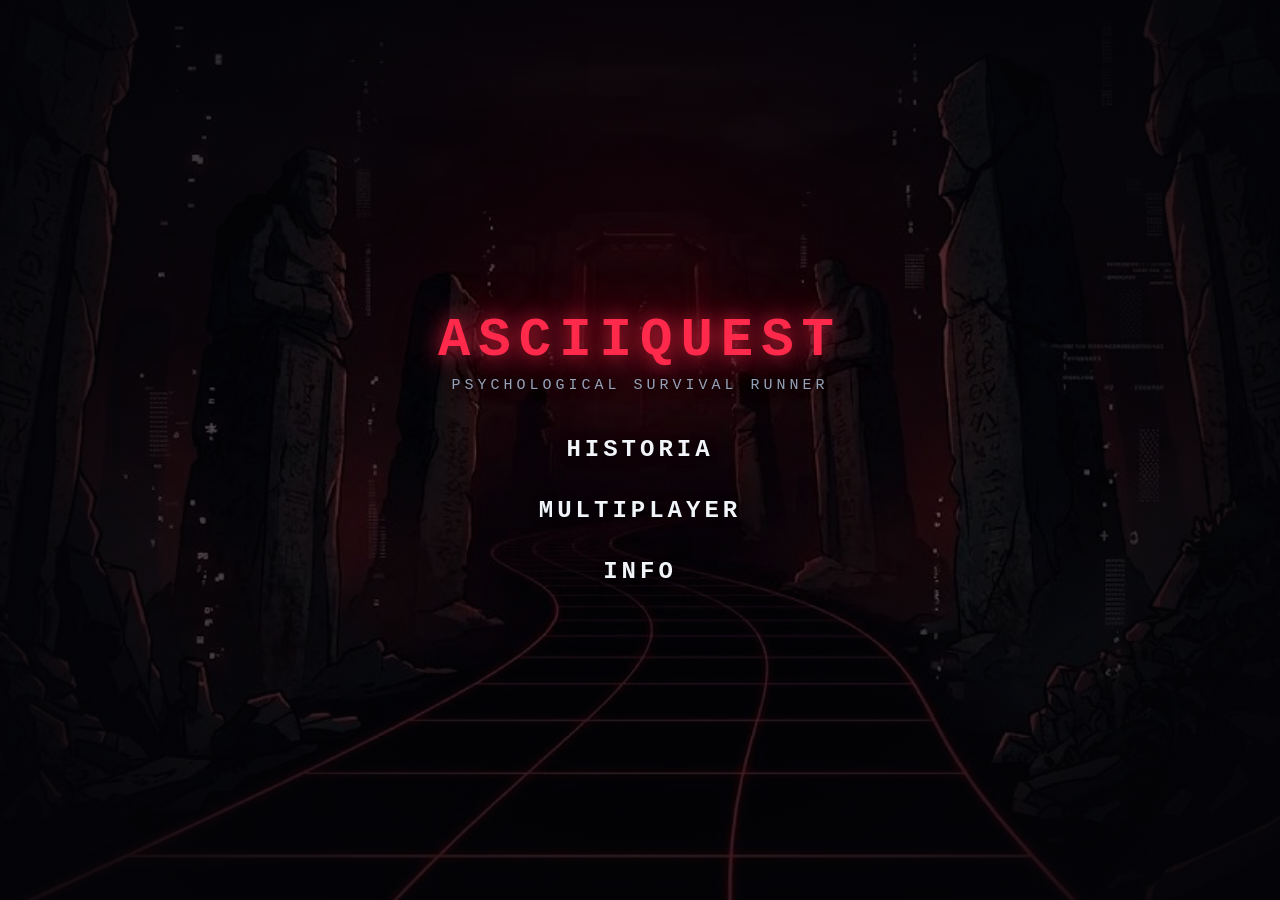
<file: index.html>
<!DOCTYPE html>
<html lang="es">
<head>
    <meta charset="UTF-8" />
    <meta name="viewport" content="width=device-width, initial-scale=1.0" />
    <title>PSYCHOLOGICAL SURVIVAL RUNNER — 5 Niveles de Intensidad</title>
    <link rel="stylesheet" href="css/style.css" />
</head>
<body>
    <!-- Lienzo principal de renderizado -->
    <canvas id="game-canvas"></canvas>

    <!-- HUD superior con Monitor Médico CONTEC en la esquina superior izquierda -->
    <header id="hud">
        <!-- Contenedor del Monitor Médico CONTEC con controles integrados -->
        <div id="hud-monitor-shell" class="monitor-shell-container">
            <!-- Capa Fondo (Z-Index: 1): Carcasa del monitor médico estirada/alargada -->
            <img class="monitor-shell-bg" src="img/image_8.png" alt="Monitor Médico" />

            <!-- Capa Contenido (Z-Index: 2): Pantalla de cristal oscuro (~70% izq, evitando botonera derecha) -->
            <div class="monitor-glass-screen">
                <!-- 1. Fila Superior (Controles Integrados + Telemetría de Carrera) -->
                <div class="monitor-top-row">
                    <div class="monitor-top-left-controls">
                        <!-- Botón minimalista de Pausa integrado en el CRT (⏸ para pausar o ▶ para reanudar) -->
                        <button id="btn-hud-pause" type="button" class="hud-pause-minimal monitor-crt-btn" title="Pausar / Reanudar [P]">⏸</button>
                        <!-- Apartado de Nombre / ID del Paciente en el monitor CRT -->
                        <div class="player-name-mini-box monitor-crt-name-box">
                            <label for="player-name-input" class="monitor-lbl" style="font-size:10px; cursor:pointer;" title="Nombre del Jugador / Paciente">ID:</label>
                            <input id="player-name-input" type="text" maxlength="24" placeholder="Jugador" autocomplete="off" spellcheck="false" />
                        </div>
                    </div>

                    <div class="monitor-top-stats">
                        <div class="monitor-stat-item">
                            <span class="monitor-lbl">KM:</span>
                            <span id="hud-distance" class="monitor-val">0.00 km</span>
                        </div>
                        <div class="monitor-stat-item">
                            <span class="monitor-lbl">RÉCORD:</span>
                            <span id="hud-best" class="monitor-val">0.00 km</span>
                        </div>
                    </div>
                </div>

                <!-- 2. Sección Central (Ritmo Cardíaco / BPM + Carril + Onda ECG animada a la derecha) -->
                <div class="monitor-middle-row">
                    <div id="hud-bpm-box" class="bpm-readout-box bpm-steady">
                        <div class="bpm-primary-line">
                            <img id="hud-heart-icon" class="bpm-heart-img" src="img/corazon.png" onerror="if(this.src.indexOf('img/')!==-1){this.src='corazon.png';}" alt="♥" />
                            <span class="monitor-bpm-lbl">BPM:</span>
                            <span id="hud-bpm-value" class="bpm-number">110</span>
                        </div>
                        <div class="monitor-stat-lane-sub">
                            <span class="monitor-lbl-dim">CARRIL:</span>
                            <span id="hud-lane" class="monitor-val-lane">2 (CENTRO)</span>
                        </div>
                    </div>
                    <div class="ecg-oscilloscope-wrap">
                        <canvas id="hud-ecg-canvas" width="250" height="36"></canvas>
                    </div>
                </div>

                <!-- 3. Sección Inferior (Barras de Progreso tipo LED segmentado) -->
                <div class="monitor-bottom-bars">
                    <!-- Barra 1: RECORRIDO (Segmentada bloque por bloque tipo LED antiguo) -->
                    <div class="monitor-bar-group">
                        <div class="monitor-bar-header">
                            <span id="hud-km-progress-label" class="monitor-bar-title-cyan">RECORRIDO: 0.00 KM (0%)</span>
                            <span id="hud-level-name" class="dev-only-tool hidden monitor-dev-lvl">[DEV] NV.1</span>
                        </div>
                        <div class="monitor-led-bar-bg led-bar-cyan">
                            <div id="hud-level-progress-fill" class="monitor-led-fill-cyan" style="width:0%;"></div>
                        </div>
                    </div>

                    <!-- Barra 2: MARGEN ANTE LA PERSECUCIÓN (En la base de la pantalla, rojo/naranja alerta) -->
                    <div class="monitor-bar-group">
                        <div class="monitor-bar-header">
                            <span class="monitor-bar-title-danger">MARGEN ANTE LA PERSECUCIÓN:</span>
                        </div>
                        <div class="monitor-led-bar-bg led-bar-danger">
                            <div id="hud-pursuit-fill" class="monitor-led-fill-danger" style="width:100%;"></div>
                        </div>
                    </div>
                </div>

                <!-- Filtro sutil de líneas de escaneo CRT y suciedad sobre el cristal -->
                <div class="monitor-crt-overlay"></div>
            </div>

            <!-- Botón físico interactivo sobre la botonera derecha CONTEC -->
            <button id="btn-contec-phys-pause" type="button" class="contec-phys-pause-hotspot" title="Pausar / Reanudar [P]"></button>

            <!-- Barra discreta acoplada bajo el monitor para herramientas DevUser (Oculta para jugadores normales) -->
            <div id="hud-dev-bar" class="hud-dev-dock dev-only-tool hidden">
                <div style="display:flex; gap:6px; align-items:center; flex-wrap:wrap;">
                    <button id="btn-toggle-music-drawer" type="button" class="mode-switch-link dev-only-tool hidden" title="Opciones discretas de audio (/music/ — Solo DevUser)">🎵 Audio</button>
                    <button id="btn-open-dev-admin" type="button" class="mode-switch-link dev-only-tool hidden">🛠️ Dev SQL / Reportes</button>
                    <a id="link-sandbox-dev" href="sandbox.html" class="mode-switch-link dev-only-tool hidden">⚙️ Sandbox</a>
                </div>
                <div id="hud-dev-song-time" class="pill dev-only-tool hidden" style="color:#2ec4b6; border-color:#2ec4b6;">🎵 CANCIÓN: 00:00.0 / --:--.- (0.0s)</div>
                <div id="hud-control-a" class="pill idle dev-only-tool hidden">A: DETENIDO (MANTÉN A)</div>
                <div id="hud-control-b" class="pill idle dev-only-tool hidden">B: MASHEO CONTEXTUAL</div>

                <!-- Apartado discreto desplegable de Música (Solo accesible en DevUser) -->
                <div id="music-discrete-drawer" class="music-discrete-drawer hidden sandbox-ui-interactive">
                    <div class="music-header">
                        <span style="color:#ff9f1c; font-weight:bold; font-size:11px;">PISTA DEL NIVEL (/music/)</span>
                        <span id="music-status" class="pill idle">⏸️ CORRE CON [A]</span>
                    </div>
                    <div id="music-track-name" class="music-track-title">Carpeta /music/: Deejay SaeRo - Thud Weight.mp3</div>
                    <div class="music-controls-row">
                        <input id="music-file-input" type="file" accept="audio/*" style="display:none;" />
                        <button id="btn-load-music" type="button" class="sandbox-btn">📂 Probar otro MP3</button>
                        <label class="toggle-label">
                            <input id="chk-music-sync-run" type="checkbox" checked />
                            Al correr
                        </label>
                        <input id="music-volume" type="range" min="0" max="1" step="0.05" value="0.78" style="width:70px;" title="Volumen" />
                    </div>
                </div>
            </div>
        </div>
    </header>

    <!-- Resumen inferior discreto del esquema de dos botones -->
    <footer id="bottom-bar">
        <div id="hud-feedback">MANTÉN [A] PARA CORRER — MASHEA [B] PARA ROMPER/EMPUJAR</div>
        <div class="legend">
            <strong>[A / Gatillo Izq]</strong> Mantener: Correr &nbsp;|&nbsp; Soltar + Toque: Cambiar carril &nbsp;&bull;&nbsp;
            <strong>[B / Clic / Gatillo Der]</strong> Mashear rápido: Romper barricadas / Derrumbar torres a otro carril
        </div>
    </footer>

    <!-- Pantalla de Muerte sobre el Monitor CRT de Game Over (img/gameover_monitor.png) -->
    <section id="death-overlay" class="hidden">
        <div class="death-box death-monitor-shell">
            <!-- Capa Fondo (Z-Index: 1): Carcasa del monitor CRT con pedestal y cables -->
            <img src="img/gameover_monitor.png" alt="Monitor Game Over" class="death-monitor-bg" />

            <!-- Capa Contenido (Z-Index: 2): Datos proyectados dentro del cristal oscuro del monitor -->
            <div class="death-crt-screen">
                <h1 id="death-reason">IMPACTO MORTAL</h1>
                <p id="death-detail"></p>

                <!-- Consejo claro para el jugador de cómo evitar que vuelva a pasar (solo en letra amarilla, sin recuadro) -->
                <div id="death-advice" class="death-advice-box">
                    CONSEJO: Mantén la vista adelantada y usa [A] para esquivar o [B] para abrirte paso.
                </div>

                <div id="death-score">DISTANCIA: 0 m</div>

                <!-- Registro temporal para quienes superan los 5000m en orden vertical, solo texto retro clickeable sin bloques -->
                <div id="death-5000m-milestone-box" class="death-milestone-box hidden">
                    <div class="death-milestone-title">
                        ¡SUPERASTE LOS 5.00 KM! REGISTRA TU NOMBRE:
                    </div>
                    <div class="death-milestone-form">
                        <input id="milestone-name-input" type="text" maxlength="24" placeholder="ESCRIBE TU NOMBRE..." autocomplete="off" />
                        <button id="btn-save-milestone-winner" type="button" class="death-menu-btn death-save-name-btn">Guardar Nombre</button>
                    </div>
                    <div id="milestone-saved-msg" class="death-milestone-status"></div>
                </div>

                <!-- Opciones de reinicio y reporte en disposición vertical y texto limpio -->
                <div class="player-report-section">
                    <div class="death-actions-row">
                        <button id="btn-restart-run" type="button" class="death-menu-btn death-restart-btn">Reiniciar</button>
                        <button id="btn-toggle-bug-report" type="button" class="death-menu-btn death-action-btn">Reportar Problema</button>
                        <button id="btn-open-reports-death" type="button" class="death-menu-btn death-action-btn death-reports-btn dev-only-tool hidden" title="Ver reportes de jugadores y personas registradas (Solo DevUser)">Reportes (<span id="death-count-reports">0</span>) | Personas (<span id="death-count-persons">0</span>)</button>
                    </div>

                    <div id="player-bug-report-form" class="bug-report-form hidden">
                        <div class="bug-report-title">Cuéntanos qué pasó o qué sentiste que falló:</div>
                        <textarea id="report-bug-textarea" rows="2" maxlength="320" placeholder="Ej: Golpeé la estructura con B y sentí que no cayó..."></textarea>
                        <div class="bug-report-actions">
                            <span id="report-bug-status" class="report-status-msg"></span>
                            <button id="btn-submit-bug-report" type="button" class="mode-switch-link">Enviar Reporte</button>
                        </div>
                    </div>
                </div>

                <!-- Panel de Diagnóstico de Muerte (EXCLUSIVO PARA DevUser — Oculto para jugadores normales) -->
                <div id="death-dev-inspector" class="dev-inspector-box hidden">
                    <div class="dev-inspector-header">
                        <span>🔍 DIAGNÓSTICO DE MUERTE (SOLO DevUser)</span>
                        <span id="dev-diag-verdict" class="dev-verdict-badge">ANALIZANDO...</span>
                    </div>
                    <div id="dev-diag-explanation" class="dev-diag-explanation"></div>
                    <div class="dev-diag-grid">
                        <div><span class="dev-lbl">TIEMPO CANCIÓN:</span> <span id="dev-diag-song-time" style="color:#2ec4b6; font-weight:bold;">00:00.0 (0.0s)</span></div>
                        <div><span class="dev-lbl">OBSTÁCULO:</span> <span id="dev-diag-obstacle">-</span></div>
                        <div><span class="dev-lbl">JUGADOR:</span> <span id="dev-diag-player">-</span></div>
                        <div><span class="dev-lbl">HISTORIAL [B]:</span> <span id="dev-diag-b-log">-</span></div>
                    </div>
                    <div class="dev-inspector-actions">
                        <button id="btn-copy-death-diag" type="button" class="sandbox-btn">📋 Copiar Reporte Dev</button>
                        <button id="btn-open-dev-from-death" type="button" class="sandbox-btn">🗄️ Ver Reportes / SQL</button>
                    </div>
                </div>
            </div>

            <!-- Capa Filtro CRT (Z-Index: 3): Líneas de escaneo sobre el cristal -->
            <div class="death-crt-overlay"></div>
        </div>
    </section>

    <!-- Pantalla / Menú de Pausa sobre el Monitor CRT de Game Over (img/gameover_monitor.png) -->
    <section id="pause-overlay" class="hidden">
        <div class="death-box death-monitor-shell">
            <!-- Capa Fondo (Z-Index: 1): Carcasa del monitor CRT con pedestal y cables -->
            <img src="img/gameover_monitor.png" alt="Monitor Pausa" class="death-monitor-bg" />

            <!-- Capa Contenido (Z-Index: 2): Datos proyectados dentro del cristal oscuro del monitor -->
            <div class="death-crt-screen pause-monitor-content">
                <h1 class="pause-crt-title">PAUSA</h1>
                <p class="pause-crt-subtitle">CARRERA DETENIDA</p>

                <!-- Menú de opciones de pausa: Reanudar, Reiniciar, Menú, Info en texto vertical clásico sin iconos -->
                <div class="pause-actions-list">
                    <button id="btn-pause-resume" type="button" class="pause-monitor-btn">Reanudar</button>
                    <button id="btn-pause-restart" type="button" class="pause-monitor-btn">Reiniciar</button>
                    <button id="btn-pause-menu" type="button" class="pause-monitor-btn">Menú</button>
                    <button id="btn-pause-info" type="button" class="pause-monitor-btn">Información</button>
                </div>

                <!-- Subpanel de Información ("todavía sin nada conectado") -->
                <div id="pause-info-panel" class="pause-info-box hidden">
                    <div class="pause-info-header">
                        <span>INFORMACIÓN DEL SISTEMA</span>
                        <button id="btn-close-pause-info" type="button" class="pause-back-btn">Volver</button>
                    </div>
                    <div class="pause-info-body">
                        <div class="pause-info-item">
                            <span class="pause-info-tag">PROYECTO:</span>
                            <span>Psychological Survival Runner (Fase 1 / Runner)</span>
                        </div>
                        <div class="pause-info-item">
                            <span class="pause-info-tag">CONTROLES:</span>
                            <span>[A / Gatillo Izq]: Correr / Toque para cambiar de carril<br>[B / Clic / Gatillo Der]: Romper / Manipular obstáculos<br>[P / Esc]: Pausar o reanudar carrera<br>[R]: Reiniciar recorrido</span>
                        </div>
                        <div class="pause-info-item">
                            <span class="pause-info-tag">OBJETIVO:</span>
                            <span>Sobrevivir la persecución a lo largo de 10.2 km, administrando el ritmo cardíaco y abriendo paso con [B].</span>
                        </div>
                        <div class="pause-info-placeholder">
                            (Módulo de información y servicios en desarrollo — actualmente sin servidores remotos conectados).
                        </div>
                    </div>
                </div>


            </div>

            <!-- Capa Filtro CRT (Z-Index: 3): Líneas de escaneo sobre el cristal -->
            <div class="death-crt-overlay"></div>
        </div>
    </section>

    <!-- Pantalla de Victoria (Solo aparece a quienes llegan al final de la carrera para guardar su Nombre en SQL) -->
    <section id="victory-overlay" class="hidden">
        <div class="death-box victory-box">
            <h1 style="color:#2ec4b6; font-size:22px; margin-bottom:10px;">🏆 ¡ SOBREVIVISTE AL RECORRIDO !</h1>
            <p style="color:#cbd5e1; font-size:13px; margin-bottom:14px;">
                Solo los primeros 30 sobrevivientes quedan registrados en la base de datos de ganadores:
            </p>
            <div id="victory-score" style="color:#ff9f1c; font-weight:bold; margin-bottom:14px;">RECORRIDO: 10.00 km</div>
            <div class="victory-form-row">
                <input id="victory-name-input" type="text" maxlength="24" placeholder="Escribe tu nombre de ganador..." />
                <button id="btn-save-winner" type="button" class="mode-switch-link">💾 Guardar Ganador (SQL)</button>
            </div>
            <div id="victory-saved-msg" class="report-status-msg" style="margin-top:8px;"></div>
            <div style="margin-top:16px;">
                <button id="btn-victory-play-again" type="button" class="sandbox-btn" style="padding:7px 16px;">▶ Jugar de Nuevo</button>
            </div>
        </div>
    </section>

    <!-- Modal de Reportes de Jugadores, Personas Registradas y Consola SQL -->
    <section id="dev-admin-modal" class="hidden">
        <div class="dev-modal-box">
            <div class="panel-title">
                <span>📋 PANEL DE REPORTES Y REGISTROS DE JUGADORES</span>
                <button id="btn-close-dev-admin" type="button" class="sandbox-btn" style="flex:0 1 auto; padding:4px 10px;">✕ Cerrar</button>
            </div>

            <div class="dev-tabs-row">
                <button id="tab-btn-reports" type="button" class="sandbox-btn active-dev-tab">🐞 Reportes de Problemas (<span id="count-bug-reports">0</span>)</button>
                <button id="tab-btn-winners" type="button" class="sandbox-btn">👥 Personas Registradas / Ganadores (<span id="count-race-winners">0</span>)</button>
                <button id="tab-btn-sql" type="button" class="sandbox-btn">🗄️ Base de Datos SQL (Exportar)</button>
            </div>

            <!-- Pestaña 1: Reportes de problemas dejados por jugadores al morir -->
            <div id="dev-tab-reports" class="dev-tab-content">
                <div id="dev-reports-list" class="dev-records-list"></div>
                <div class="sandbox-actions-row">
                    <button id="btn-clear-reports" type="button" class="sandbox-btn">🗑️ Limpiar Reportes</button>
                </div>
            </div>

            <!-- Pestaña 2: Ganadores que llegaron al final de la carrera -->
            <div id="dev-tab-winners" class="dev-tab-content hidden">
                <div id="dev-winners-list" class="dev-records-list"></div>
                <div class="sandbox-actions-row">
                    <button id="btn-simulate-win-dev" type="button" class="sandbox-btn">🏆 Probar Pantalla de Meta (Dev)</button>
                    <button id="btn-clear-winners" type="button" class="sandbox-btn">🗑️ Limpiar Ganadores</button>
                </div>
            </div>

            <!-- Pestaña 3: Script SQL en vivo -->
            <div id="dev-tab-sql" class="dev-tab-content hidden">
                <div class="slider-help" style="margin-bottom:6px;">
                    Esquema SQL (`database/schema.sql`) y sentencias `INSERT INTO` generadas con los ganadores y reportes:
                </div>
                <textarea id="dev-sql-preview" rows="10" readonly class="dev-sql-textarea"></textarea>
                <div class="sandbox-actions-row">
                    <button id="btn-copy-sql-dump" type="button" class="mode-switch-link">📋 Copiar SQL Completo</button>
                    <button id="btn-download-sql-dump" type="button" class="sandbox-btn">💾 Descargar .SQL</button>
                </div>
            </div>
        </div>
    </section>

    <!-- Pantalla de Carga / Portada de Inicio (Imagen oficial + Opciones verticales clickeables) -->
    <section id="title-loading-overlay" class="title-loading-overlay">
        <img src="img/title_screen.jpg" alt="Portada" class="title-loading-bg" />
        <div class="title-loading-vignette"></div>

        <div class="title-loading-content">
            <h1 class="title-game-logo">ASCIIQUEST</h1>
            <p class="title-game-sub">PSYCHOLOGICAL SURVIVAL RUNNER</p>

            <!-- Opciones en formato vertical puro y texto clickeable -->
            <nav class="title-vertical-menu">
                <button id="btn-title-story" type="button" class="title-menu-btn">HISTORIA</button>
                <a id="btn-title-multiplayer" href="multiplayer.html" class="title-menu-btn">MULTIPLAYER</a>
                <button id="btn-title-info" type="button" class="title-menu-btn">INFO</button>
            </nav>

            <!-- Subpanel de Información vertical emergente -->
            <div id="title-info-modal" class="title-info-modal hidden">
                <div class="title-info-header">
                    <span>INFORMACIÓN & REGLAS</span>
                    <button id="btn-close-title-info" type="button" class="title-info-close-btn">VOLVER</button>
                </div>
                <div class="title-info-body">
                    <p><strong>HISTORIA:</strong> Atrapado en un corredor abismal de monolitos ancestrales, debes sobrevivir a una entidad que te persigue implacablemente a lo largo de 10.2 kilómetros.</p>
                    <p><strong>CONTROLES:</strong><br>
                    • <code>[A]</code> Mantener para correr. Soltar un micro-instante (&lt;0.25s) y volver a pulsar para cambiar de carril.<br>
                    • <code>[B]</code> Acción contextual / Golpe: Rompe barricadas frágiles y empuja torres colapsables hacia otro carril.<br>
                    • <code>[P]</code> Pausa &nbsp;|&nbsp; <code>[R]</code> Reiniciar recorrido.</p>
                    <p><strong>MULTIPLAYER:</strong> Modo local de 2 jugadores en el mismo teclado con 6 carriles, velocidad vertiginosa y barrera física central (P1: [A]/[F] | P2: [H]/[L]).</p>
                </div>
            </div>
        </div>
    </section>

    <!-- Carga modular ordenada -->
    <script src="src/config/GameConfig.js"></script>
    <script src="src/core/EventBus.js"></script>
    <script src="src/core/DatabaseManager.js"></script>
    <script src="src/core/InputManager.js"></script>
    <script src="src/core/MusicManager.js"></script>
    <script src="src/core/GameLoop.js"></script>
    <script src="src/entities/Player.js"></script>
    <script src="src/entities/Obstacle.js"></script>
    <script src="src/systems/ObstacleManager.js"></script>
    <script src="src/systems/InteractionSystem.js"></script>
    <script src="src/systems/CollisionSystem.js"></script>
    <script src="src/rendering/Renderer.js"></script>
    <script src="src/main.js"></script>
</body>
</html>
</file>
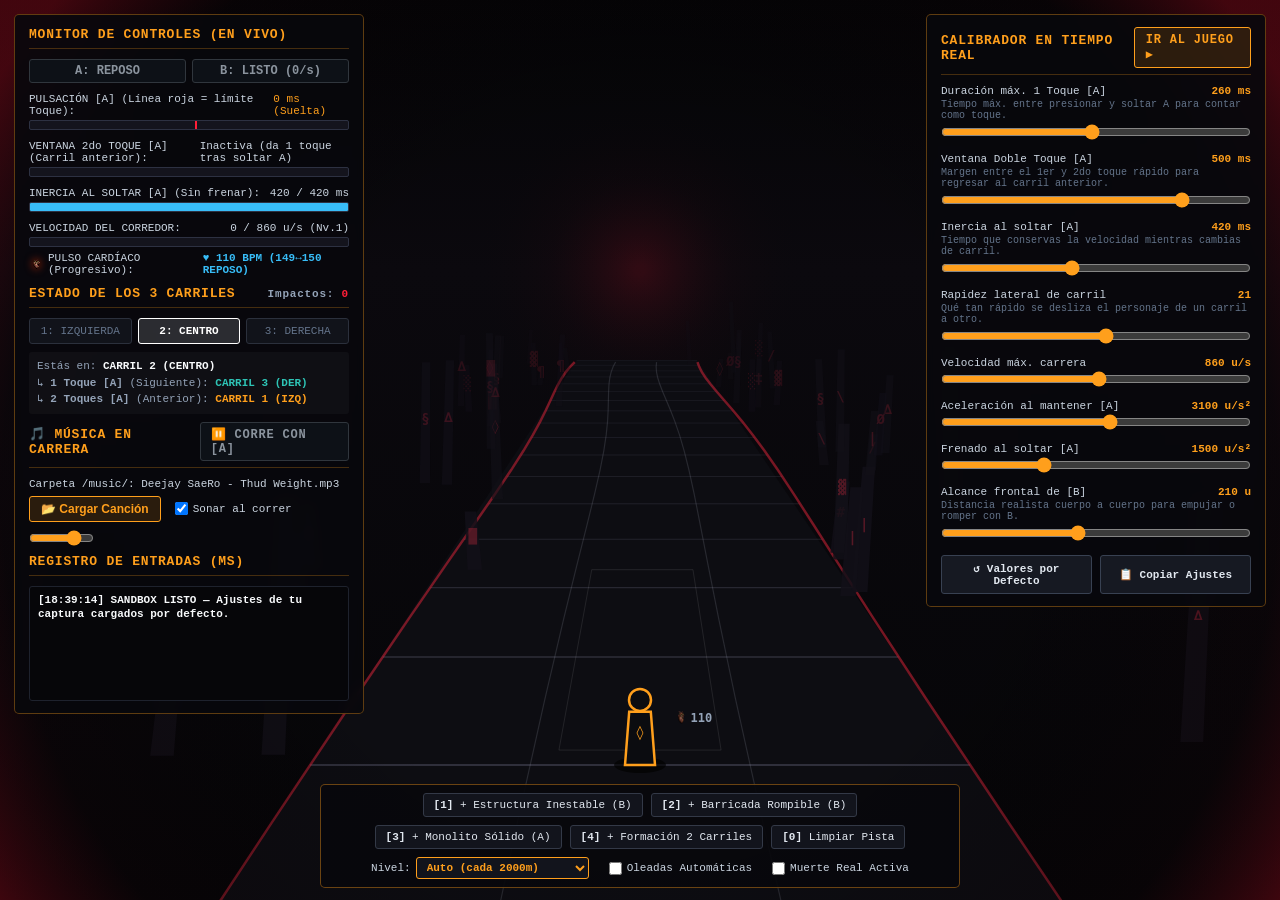
<file: sandbox.html>
<!DOCTYPE html>
<html lang="es">
<head>
    <meta charset="UTF-8" />
    <meta name="viewport" content="width=device-width, initial-scale=1.0" />
    <title>SANDBOX DE CONTROLES Y CALIBRACIÓN — Psychological Survival Runner</title>
    <link rel="stylesheet" href="css/style.css" />
</head>
<body>
    <!-- Lienzo principal de renderizado -->
    <canvas id="game-canvas"></canvas>

    <!-- PANEL IZQUIERDO: Telemetría en Vivo y Osciloscopio de Controles -->
    <aside class="sandbox-panel sandbox-left">
        <div class="panel-title">
            <span>MONITOR DE CONTROLES (EN VIVO)</span>
        </div>

        <div style="display:flex; gap:6px; margin-bottom:10px;">
            <div id="sandbox-state-a" class="pill idle" style="flex:1; text-align:center;">A: REPOSO</div>
            <div id="sandbox-state-b" class="pill idle" style="flex:1; text-align:center;">B: LISTO (0/s)</div>
        </div>

        <!-- 1. Medidor de Pulsación de A (Toque vs Mantener) -->
        <div class="meter-group">
            <div class="meter-header">
                <span>PULSACIÓN [A] (Línea roja = límite Toque):</span>
                <span id="val-hold-a" style="color:#ff9f1c;">0 ms</span>
            </div>
            <div class="meter-track">
                <div id="marker-tap-threshold" class="threshold-marker" title="Umbral máximo de Toque"></div>
                <div id="bar-hold-a" class="meter-fill"></div>
            </div>
        </div>

        <!-- 2. Medidor de Ventana de Doble Toque -->
        <div class="meter-group">
            <div class="meter-header">
                <span>VENTANA 2do TOQUE [A] (Carril anterior):</span>
                <span id="val-double-tap">Inactiva</span>
            </div>
            <div class="meter-track">
                <div id="bar-double-tap" class="meter-fill" style="background:#ff9f1c;"></div>
            </div>
        </div>

        <!-- 3. Medidor de Ventana de Inercia al soltar A -->
        <div class="meter-group">
            <div class="meter-header">
                <span>INERCIA AL SOLTAR [A] (Sin frenar):</span>
                <span id="val-grace">420 ms</span>
            </div>
            <div class="meter-track">
                <div id="bar-grace" class="meter-fill" style="background:#38bdf8;"></div>
            </div>
        </div>

        <!-- 4. Velocidad actual y Pulso Cardíaco (BPM 9/0) -->
        <div class="meter-group">
            <div class="meter-header">
                <span>VELOCIDAD DEL CORREDOR:</span>
                <span id="val-speed">0 u/s</span>
            </div>
            <div class="meter-track">
                <div id="bar-speed" class="meter-fill" style="background:#e2e8f0;"></div>
            </div>
            <div class="meter-header" style="margin-top:5px; align-items:center;">
                <span style="display:inline-flex; align-items:center; gap:5px;">
                    <img src="img/corazon.png" onerror="if(this.src.indexOf('img/')!==-1){this.src='corazon.png';}" class="bpm-heart-img" style="width:14px; height:14px;" alt="♥" />
                    PULSO CARDÍACO (Progresivo):
                </span>
                <span id="val-bpm" style="color:#ff2a4b; font-weight:bold;">110 BPM (ALERTA)</span>
            </div>
        </div>

        <!-- 5. Diagrama de los 3 Carriles -->
        <div class="panel-title" style="margin-top:10px;">
            <span>ESTADO DE LOS 3 CARRILES</span>
            <span style="font-size:11px; color:#94a3b8;">Impactos: <strong id="sandbox-impacts" style="color:#ff1e38;">0</strong></span>
        </div>

        <div class="lanes-visualizer">
            <div id="lane-box-0" class="lane-box">1: IZQUIERDA</div>
            <div id="lane-box-1" class="lane-box active-lane">2: CENTRO</div>
            <div id="lane-box-2" class="lane-box">3: DERECHA</div>
        </div>

        <div class="lane-hints">
            <div>Estás en: <strong id="val-origin-lane" style="color:#f8fafc;">CARRIL 2 (CENTRO)</strong></div>
            <div>↳ <strong>1 Toque [A]</strong> (Siguiente): <strong id="val-next-lane" style="color:#2ec4b6;">CARRIL 3 (DER)</strong></div>
            <div>↳ <strong>2 Toques [A]</strong> (Anterior): <strong id="val-prev-lane" style="color:#ff9f1c;">CARRIL 1 (IZQ)</strong></div>
        </div>

        <!-- Apartado de Música también accesible en el Sandbox -->
        <div class="panel-title" style="margin-top:8px;">
            <span>🎵 MÚSICA EN CARRERA</span>
            <span id="music-status" class="pill idle">SIN PISTA</span>
        </div>
        <div class="sandbox-ui-interactive" style="pointer-events:auto; margin-bottom:8px;">
            <div id="music-track-name" class="music-track-title">Carga una canción (.mp3/.wav)</div>
            <div class="music-controls-row">
                <input id="music-file-input" type="file" accept="audio/*" style="display:none;" />
                <button id="btn-load-music" type="button" class="mode-switch-link">📂 Cargar Canción</button>
                <label class="toggle-label">
                    <input id="chk-music-sync-run" type="checkbox" checked />
                    Sonar al correr
                </label>
                <input id="music-volume" type="range" min="0" max="1" step="0.05" value="0.75" style="width:65px;" />
            </div>
        </div>

        <!-- 6. Historial de Inputs en milisegundos -->
        <div class="panel-title" style="margin-top:6px;">
            <span>REGISTRO DE ENTRADAS (MS)</span>
        </div>
        <div id="sandbox-input-log"></div>
    </aside>

    <!-- PANEL DERECHO: Sliders de Calibración en Tiempo Real -->
    <aside class="sandbox-panel sandbox-right sandbox-ui-interactive">
        <div class="panel-title">
            <span>CALIBRADOR EN TIEMPO REAL</span>
            <a href="index.html" class="mode-switch-link">IR AL JUEGO ▶</a>
        </div>

        <div class="slider-row">
            <div class="slider-label">
                <span>Duración máx. 1 Toque [A]</span>
                <span id="lbl-tap-max" class="slider-val">260 ms</span>
            </div>
            <div class="slider-help">Tiempo máx. entre presionar y soltar A para contar como toque.</div>
            <input id="slider-tap-max" type="range" min="80" max="450" step="10" value="260" />
        </div>

        <div class="slider-row">
            <div class="slider-label">
                <span>Ventana Doble Toque [A]</span>
                <span id="lbl-double-tap" class="slider-val">500 ms</span>
            </div>
            <div class="slider-help">Margen entre el 1er y 2do toque rápido para regresar al carril anterior.</div>
            <input id="slider-double-tap" type="range" min="120" max="600" step="10" value="500" />
        </div>

        <div class="slider-row">
            <div class="slider-label">
                <span>Inercia al soltar [A]</span>
                <span id="lbl-grace" class="slider-val">420 ms</span>
            </div>
            <div class="slider-help">Tiempo que conservas la velocidad mientras cambias de carril.</div>
            <input id="slider-grace" type="range" min="0" max="1000" step="20" value="420" />
        </div>

        <div class="slider-row">
            <div class="slider-label">
                <span>Rapidez lateral de carril</span>
                <span id="lbl-lane-lerp" class="slider-val">21</span>
            </div>
            <div class="slider-help">Qué tan rápido se desliza el personaje de un carril a otro.</div>
            <input id="slider-lane-lerp" type="range" min="5" max="35" step="1" value="21" />
        </div>

        <div class="slider-row">
            <div class="slider-label">
                <span>Velocidad máx. carrera</span>
                <span id="lbl-max-speed" class="slider-val">860 u/s</span>
            </div>
            <input id="slider-max-speed" type="range" min="300" max="1400" step="20" value="860" />
        </div>

        <div class="slider-row">
            <div class="slider-label">
                <span>Aceleración al mantener [A]</span>
                <span id="lbl-accel" class="slider-val">3100 u/s²</span>
            </div>
            <input id="slider-accel" type="range" min="800" max="5000" step="100" value="3100" />
        </div>

        <div class="slider-row">
            <div class="slider-label">
                <span>Frenado al soltar [A]</span>
                <span id="lbl-stop-decel" class="slider-val">1500 u/s²</span>
            </div>
            <input id="slider-stop-decel" type="range" min="300" max="4000" step="100" value="1500" />
        </div>

        <div class="slider-row">
            <div class="slider-label">
                <span>Alcance frontal de [B]</span>
                <span id="lbl-b-range" class="slider-val">210 u</span>
            </div>
            <div class="slider-help">Distancia realista cuerpo a cuerpo para empujar o romper con B.</div>
            <input id="slider-b-range" type="range" min="100" max="350" step="10" value="210" />
        </div>

        <div class="sandbox-actions-row">
            <button id="btn-reset-defaults" class="sandbox-btn" type="button">↺ Valores por Defecto</button>
            <button id="btn-copy-config" class="sandbox-btn" type="button">📋 Copiar Ajustes</button>
        </div>
    </aside>

    <!-- BARRA INFERIOR: Generador Manual de Obstáculos y Selector de los 5 Niveles -->
    <footer id="sandbox-spawner-bar" class="sandbox-ui-interactive">
        <button class="spawn-btn" type="button" data-spawn-slot="1">
            <strong>[1]</strong> + Estructura Inestable (B)
        </button>
        <button class="spawn-btn" type="button" data-spawn-slot="2">
            <strong>[2]</strong> + Barricada Rompible (B)
        </button>
        <button class="spawn-btn" type="button" data-spawn-slot="3">
            <strong>[3]</strong> + Monolito Sólido (A)
        </button>
        <button class="spawn-btn" type="button" data-spawn-slot="4">
            <strong>[4]</strong> + Formación 2 Carriles
        </button>
        <button id="btn-clear-track" class="spawn-btn" type="button">
            <strong>[0]</strong> Limpiar Pista
        </button>

        <label class="toggle-label">
            Nivel:
            <select id="sandbox-level-select" class="sandbox-select">
                <option value="auto">Auto (cada 2000m)</option>
                <option value="1">Nivel 1 (Solo Romper)</option>
                <option value="2">Nivel 2 (Masheo 2x)</option>
                <option value="3">Nivel 3 (+Monolitos)</option>
                <option value="4">Nivel 4 (Frenesí)</option>
                <option value="5">Nivel 5 (Pesadilla)</option>
            </select>
        </label>

        <label class="toggle-label">
            <input id="chk-autospawn" type="checkbox" />
            Oleadas Automáticas
        </label>
        <label class="toggle-label">
            <input id="chk-mortal" type="checkbox" />
            Muerte Real Activa
        </label>
    </footer>

    <!-- Scripts modulares -->
    <script src="src/config/GameConfig.js"></script>
    <script src="src/core/EventBus.js"></script>
    <script src="src/core/InputManager.js"></script>
    <script src="src/core/MusicManager.js"></script>
    <script src="src/core/GameLoop.js"></script>
    <script src="src/entities/Player.js"></script>
    <script src="src/entities/Obstacle.js"></script>
    <script src="src/systems/ObstacleManager.js"></script>
    <script src="src/systems/InteractionSystem.js"></script>
    <script src="src/systems/CollisionSystem.js"></script>
    <script src="src/rendering/Renderer.js"></script>
    <script src="src/sandbox_main.js"></script>
</body>
</html>
</file>
<file: css/style.css>
/* PSYCHOLOGICAL SURVIVAL RUNNER - Hoja de Estilos (Fase 1 + Nivel Sandbox) */
* {
    box-sizing: border-box;
    margin: 0;
    padding: 0;
    user-select: none;
}

html, body {
    width: 100%;
    height: 100%;
    overflow: hidden;
    background-color: #040406;
    color: #e2e8f0;
    font-family: 'Consolas', 'Courier New', monospace;
}

#game-canvas {
    display: block;
    width: 100vw;
    height: 100vh;
}

/* Enlace de cambio rápido entre Juego Principal y Sandbox */
.mode-switch-link {
    display: inline-block;
    pointer-events: auto;
    text-decoration: none;
    background: rgba(255, 159, 28, 0.14);
    color: #ff9f1c;
    border: 1px solid #ff9f1c;
    padding: 5px 11px;
    font-size: 12px;
    font-weight: bold;
    border-radius: 3px;
    transition: background 0.15s, color 0.15s;
    cursor: pointer;
}

.mode-switch-link:hover {
    background: #ff9f1c;
    color: #040406;
}

/* HUD Superior de Telemetría del Prototipo */
#hud {
    position: fixed;
    top: 10px;
    left: 12px;
    right: 16px;
    display: flex;
    justify-content: space-between;
    align-items: flex-start;
    pointer-events: none;
    z-index: 10;
}

/* ==========================================================================
   MONITOR MÉDICO RETRO (CONTEC / ESTILO PS2 HOSPITALARIO)
   - Capa Fondo (Z-Index: 1): img/image_8.png estirada/alargada
   - Capa Contenido (Z-Index: 2): Datos encima del cristal oscuro izquierdo
   ========================================================================== */
.monitor-shell-container {
    position: relative;
    width: 500px;
    height: 184px;
    max-width: calc(100vw - 220px);
    pointer-events: none;
    user-select: none;
    flex-shrink: 0;
    filter: drop-shadow(0 6px 14px rgba(0, 0, 0, 0.85));
}

.monitor-shell-bg {
    position: absolute;
    inset: 0;
    width: 100%;
    height: 100%;
    object-fit: fill;
    z-index: 1;
    pointer-events: none;
}

.monitor-glass-screen {
    position: absolute;
    /* Encaja exactamente dentro del cristal oscuro verdoso de la izquierda, evitando la botonera derecha */
    top: 14.5%;
    left: 5.4%;
    width: 67.6%;
    height: 61.5%;
    z-index: 2;
    display: flex;
    flex-direction: column;
    justify-content: space-between;
    padding: 4px 8px 4px 8px;
    font-family: 'Courier New', 'MS Gothic', 'Lucida Console', monospace;
    color: #33ff99;
    text-shadow: 0 0 4px rgba(51, 255, 153, 0.7);
    overflow: hidden;
    pointer-events: none;
}

/* Filtro sutil de líneas de escaneo CRT y grano sobre el cristal */
.monitor-crt-overlay {
    position: absolute;
    inset: 0;
    z-index: 3;
    pointer-events: none;
    background:
        repeating-linear-gradient(
            to bottom,
            rgba(0, 0, 0, 0) 0px,
            rgba(0, 0, 0, 0) 2px,
            rgba(0, 18, 12, 0.28) 3px
        ),
        radial-gradient(
            ellipse at center,
            rgba(51, 255, 153, 0.04) 0%,
            rgba(0, 0, 0, 0.26) 100%
        );
    mix-blend-mode: multiply;
}

/* 1. Fila Superior (Controles Integrados [Pausa + ID] + Telemetría de Carrera [KM + RÉCORD]) */
.monitor-top-row {
    display: flex;
    justify-content: space-between;
    align-items: center;
    width: 100%;
    font-size: 10px;
    line-height: 1.1;
    letter-spacing: 0.2px;
    border-bottom: 1px dashed rgba(0, 255, 204, 0.25);
    padding-bottom: 2px;
    gap: 4px;
}

.monitor-top-left-controls {
    display: inline-flex;
    align-items: center;
    gap: 5px;
    pointer-events: auto;
}

.monitor-crt-btn.hud-pause-minimal {
    width: 20px;
    height: 19px;
    padding: 0;
    font-size: 10px;
    border-radius: 2px;
    background: rgba(0, 255, 204, 0.12);
    border: 1px solid rgba(0, 255, 204, 0.5);
    color: #00ffcc;
    text-shadow: 0 0 4px rgba(0, 255, 204, 0.7);
    line-height: 1;
    cursor: pointer;
    user-select: none;
    pointer-events: auto;
    transition: background 0.12s, color 0.12s, border-color 0.12s;
}

.monitor-crt-btn.hud-pause-minimal:hover {
    background: #00ffcc;
    color: #02120e;
}

.monitor-crt-btn.hud-pause-minimal.is-paused {
    background: rgba(255, 159, 28, 0.25);
    border-color: #ff9f1c;
    color: #ff9f1c;
    text-shadow: 0 0 5px rgba(255, 159, 28, 0.85);
}

.monitor-crt-btn.hud-pause-minimal.is-paused:hover {
    background: #ff9f1c;
    color: #040406;
}

.player-name-mini-box.monitor-crt-name-box {
    display: inline-flex;
    align-items: center;
    gap: 3px;
    background: rgba(0, 18, 12, 0.65);
    border: 1px solid rgba(0, 255, 204, 0.32);
    padding: 1px 5px;
    border-radius: 2px;
    pointer-events: auto;
}

.player-name-mini-box.monitor-crt-name-box input {
    background: transparent;
    border: none;
    border-bottom: 1px dashed rgba(51, 255, 153, 0.5);
    color: #33ff99;
    font-family: inherit;
    font-size: 10px;
    font-weight: bold;
    width: 66px;
    outline: none;
    padding: 0 2px;
    user-select: text;
    text-shadow: 0 0 4px rgba(51, 255, 153, 0.6);
}

.player-name-mini-box.monitor-crt-name-box input:focus {
    border-bottom: 1px solid #00ffcc;
    color: #00ffcc;
}

.monitor-top-stats {
    display: inline-flex;
    align-items: center;
    gap: 8px;
    white-space: nowrap;
}

.monitor-stat-item {
    display: inline-flex;
    align-items: center;
    gap: 2px;
    white-space: nowrap;
}

.monitor-stat-left {
    text-align: left;
    white-space: nowrap;
}

.monitor-stat-center {
    text-align: center;
    white-space: nowrap;
}

.monitor-stat-right {
    text-align: right;
    white-space: nowrap;
}

.monitor-lbl {
    color: #00ffcc;
    font-weight: bold;
    opacity: 0.88;
    text-shadow: 0 0 4px rgba(0, 255, 204, 0.65);
}

.monitor-val {
    color: #33ff99;
    font-weight: bold;
    text-shadow: 0 0 5px rgba(51, 255, 153, 0.85);
}

/* 2. Sección Central (Ritmo Cardíaco / BPM + Carril a la izquierda + Onda ECG a la derecha) */
.monitor-middle-row {
    display: flex;
    align-items: center;
    justify-content: space-between;
    gap: 8px;
    width: 100%;
    margin: 2px 0;
}

.bpm-readout-box {
    display: flex;
    flex-direction: column;
    justify-content: center;
    gap: 2px;
    padding: 2px 6px;
    border-radius: 2px;
    background: rgba(2, 22, 16, 0.65);
    border: 1px solid rgba(51, 255, 153, 0.45);
    box-shadow: inset 0 0 8px rgba(0, 255, 204, 0.12);
    flex-shrink: 0;
    transition: border-color 0.12s, background 0.12s;
}

.bpm-primary-line {
    display: flex;
    align-items: center;
    gap: 4px;
}

.monitor-stat-lane-sub {
    display: flex;
    align-items: center;
    gap: 3px;
    font-size: 8.5px;
    line-height: 1;
}

.monitor-lbl-dim {
    color: rgba(0, 255, 204, 0.7);
    font-size: 8px;
    font-weight: bold;
}

.monitor-val-lane {
    color: #33ff99;
    font-weight: bold;
    font-size: 8.5px;
    text-shadow: 0 0 3px rgba(51, 255, 153, 0.6);
}

.bpm-readout-box.bpm-max {
    border-color: #ff4500;
    background: rgba(42, 10, 4, 0.72);
}

.bpm-readout-box.bpm-drop-nine {
    border-color: #ff3300;
    background: rgba(48, 8, 4, 0.78);
}

.bpm-readout-box.bpm-drop-zero {
    border-color: #00ffcc;
    background: rgba(4, 28, 24, 0.72);
}

.bpm-heart,
.bpm-heart-img {
    width: 16px;
    height: 16px;
    object-fit: contain;
    image-rendering: pixelated;
    display: inline-block;
    filter: drop-shadow(0 0 4px rgba(255, 51, 0, 0.75));
    transition: transform 0.06s linear;
}

.monitor-bpm-lbl {
    font-size: 11px;
    font-weight: bold;
    color: #00ffcc;
    text-shadow: 0 0 4px rgba(51, 255, 153, 0.7);
}

.bpm-number {
    font-size: 17px;
    font-weight: bold;
    letter-spacing: 0.8px;
    color: #33ff99;
    text-shadow: 0 0 6px rgba(51, 255, 153, 0.9);
    min-width: 34px;
    display: inline-block;
}

.bpm-readout-box.bpm-max .bpm-number {
    color: #ff4500;
    text-shadow: 0 0 6px rgba(255, 69, 0, 0.85);
}

.bpm-readout-box.bpm-drop-nine .bpm-number {
    color: #ff3300;
    text-shadow: 0 0 6px rgba(255, 51, 0, 0.9);
}

.bpm-readout-box.bpm-drop-zero .bpm-number {
    color: #00ffcc;
    text-shadow: 0 0 6px rgba(0, 255, 204, 0.85);
}

/* Lienzo de Onda ECG (Electrocardiograma en vivo a la derecha del BPM) */
.ecg-oscilloscope-wrap {
    flex: 1;
    height: 28px;
    background:
        linear-gradient(to right, rgba(0, 255, 204, 0.07) 1px, transparent 1px) 0 0 / 10px 10px,
        linear-gradient(to bottom, rgba(0, 255, 204, 0.07) 1px, transparent 1px) 0 0 / 10px 10px,
        rgba(1, 14, 10, 0.62);
    border: 1px solid rgba(0, 255, 204, 0.28);
    border-radius: 2px;
    overflow: hidden;
    display: flex;
    align-items: center;
}

#hud-ecg-canvas {
    width: 100%;
    height: 100%;
    display: block;
}

/* 3. Sección Inferior (Barras de Progreso tipo LED segmentado) */
.monitor-bottom-bars {
    display: flex;
    flex-direction: column;
    gap: 4px;
    width: 100%;
}

.monitor-bar-group {
    width: 100%;
}

.monitor-bar-header {
    display: flex;
    justify-content: space-between;
    align-items: center;
    margin-bottom: 1px;
    font-size: 9.5px;
    line-height: 1;
}

.monitor-bar-title-cyan {
    color: #00ffcc;
    font-weight: bold;
    letter-spacing: 0.4px;
    text-shadow: 0 0 4px rgba(51, 255, 153, 0.7);
}

.monitor-bar-title-danger {
    color: #ff4500;
    font-weight: bold;
    letter-spacing: 0.4px;
    text-shadow: 0 0 4px rgba(255, 69, 0, 0.7);
}

.monitor-dev-lvl {
    color: #33ff99;
    font-size: 10px;
    font-weight: bold;
}

.monitor-led-bar-bg {
    width: 100%;
    height: 6px;
    background: rgba(2, 16, 12, 0.85);
    border: 1px solid rgba(0, 255, 204, 0.38);
    padding: 1px;
    overflow: hidden;
    position: relative;
}

.monitor-led-bar-bg.led-bar-danger {
    border-color: rgba(255, 69, 0, 0.48);
    background: rgba(22, 5, 4, 0.85);
}

/* Barra 1: Segmentada bloque por bloque tipo LED antiguo en verde/cian hospital */
.monitor-led-fill-cyan,
#hud-level-progress-fill {
    height: 100%;
    width: 0%;
    background-image: repeating-linear-gradient(
        to right,
        #33ff99 0px,
        #00ffcc 6px,
        rgba(0, 18, 12, 0.92) 6px,
        rgba(0, 18, 12, 0.92) 8px
    );
    box-shadow: 0 0 6px rgba(51, 255, 153, 0.75);
    transition: width 0.12s ease-out;
}

/* Barra 2: Margen ante la persecución en rojo/anaranjado apagado tipo LED de alerta */
.monitor-led-fill-danger,
#hud-pursuit-fill {
    height: 100%;
    width: 100%;
    background-image: repeating-linear-gradient(
        to right,
        #ff4500 0px,
        #ff3300 6px,
        rgba(24, 4, 2, 0.9) 6px,
        rgba(24, 4, 2, 0.9) 8px
    );
    box-shadow: 0 0 6px rgba(255, 69, 0, 0.75);
    transition: width 0.08s linear;
}

.hud-panel {
    background: rgba(8, 8, 12, 0.85);
    border: 1px solid rgba(220, 38, 60, 0.35);
    padding: 10px 14px;
    border-radius: 4px;
    backdrop-filter: blur(4px);
}

.hud-label {
    color: #8b949e;
}

.hud-value {
    color: #f8fafc;
    font-weight: bold;
}

.controls-status {
    display: flex;
    flex-direction: column;
    align-items: flex-end;
    gap: 6px;
}

.pill {
    padding: 4px 10px;
    font-size: 12px;
    font-weight: bold;
    border-radius: 3px;
    border: 1px solid #30363d;
    background: #0d1117;
}

.pill.idle {
    color: #8b949e;
}

.pill.active-run {
    color: #040406;
    background: #e2e8f0;
    border-color: #ffffff;
}

.pill.switch-ready {
    color: #040406;
    background: #ff9f1c;
    border-color: #ffbf69;
}

.pill.active-b {
    color: #ffffff;
    background: #d90429;
    border-color: #ff4d6d;
}

/* Barra inferior de lectura rápida de mecánicas (solo visible unos segundos al iniciar) */
#bottom-bar {
    position: fixed;
    bottom: 14px;
    left: 50%;
    transform: translateX(-50%);
    background: rgba(8, 8, 12, 0.85);
    border: 1px solid rgba(255, 255, 255, 0.14);
    padding: 8px 18px;
    border-radius: 4px;
    font-size: 12px;
    text-align: center;
    pointer-events: none;
    z-index: 10;
    transition: opacity 0.6s ease, transform 0.6s ease;
}

#bottom-bar.fade-out-bottom-bar {
    opacity: 0;
    transform: translateX(-50%) translateY(10px);
}

#hud-feedback {
    color: #ff9f1c;
    font-weight: bold;
    margin-bottom: 4px;
    letter-spacing: 0.6px;
}

.legend {
    color: #94a3b8;
    font-size: 11px;
}

/* Pantalla de Muerte y Menú de Pausa sobre Monitor CRT (img/gameover_monitor.png) */
#death-overlay,
#pause-overlay {
    position: fixed;
    inset: 0;
    background: rgba(4, 2, 4, 0.84);
    display: flex;
    flex-direction: column;
    justify-content: flex-end;
    align-items: center;
    z-index: 20;
    text-align: center;
    padding: 0;
    overflow: hidden;
}

#death-overlay.hidden,
#pause-overlay.hidden {
    display: none;
}

.death-box {
    max-width: 680px;
    width: 95%;
    background: #09080c;
    border: 2px solid #d90429;
    padding: 24px 28px;
    box-shadow: 0 0 50px rgba(217, 4, 41, 0.35);
}

/* Contenedor del monitor CRT de Game Over */
.death-box.death-monitor-shell {
    position: relative;
    max-width: none;
    width: min(1060px, 99vw, calc(96vh * 578 / 432));
    aspect-ratio: 578 / 432;
    background: transparent;
    border: none;
    box-shadow: none;
    padding: 0;
    transform: translateX(-1.6%);
    user-select: none;
}

/* Capa 1 (Z-Index: 1): Carcasa del monitor CRT con pedestal y cables */
.death-monitor-bg {
    position: absolute;
    inset: 0;
    width: 100%;
    height: 100%;
    object-fit: fill;
    z-index: 1;
    pointer-events: none;
    filter: drop-shadow(0 12px 48px rgba(0, 0, 0, 0.95));
}

/* Capa 2 (Z-Index: 2): Área exacta de la pantalla de cristal oscuro del monitor */
.death-crt-screen {
    position: absolute;
    top: 14.2%;
    bottom: 32.2%;
    left: 24.6%;
    right: 21.4%;
    z-index: 2;
    display: flex;
    flex-direction: column;
    justify-content: center;
    align-items: center;
    padding: 8px 14px;
    overflow-y: auto;
    overflow-x: hidden;
    font-family: 'Courier New', 'MS Gothic', 'Consolas', monospace;
    background: rgba(4, 10, 7, 0.28);
    border-radius: 6px;
    pointer-events: auto;
}

.death-crt-screen::-webkit-scrollbar {
    width: 5px;
}

.death-crt-screen::-webkit-scrollbar-thumb {
    background: rgba(51, 255, 153, 0.35);
    border-radius: 3px;
}

/* Capa 3 (Z-Index: 3): Filtro CRT de líneas de escaneo y viñeta sobre el cristal */
.death-crt-overlay {
    position: absolute;
    top: 14.4%;
    bottom: 32.4%;
    left: 24.6%;
    right: 21.3%;
    z-index: 3;
    pointer-events: none;
    border-radius: 6px;
    background:
        repeating-linear-gradient(
            to bottom,
            rgba(0, 0, 0, 0) 0px,
            rgba(0, 0, 0, 0) 2px,
            rgba(0, 14, 8, 0.26) 3px,
            rgba(0, 0, 0, 0.34) 4px
        ),
        radial-gradient(
            ellipse at center,
            rgba(51, 255, 153, 0.03) 0%,
            rgba(0, 0, 0, 0.42) 100%
        );
    box-shadow: inset 0 0 18px rgba(0, 0, 0, 0.78);
}

/* Panel de Diagnóstico de Muerte para el Desarrollador */
.dev-inspector-box {
    text-align: left;
    background: #050508;
    border: 1px solid #2d3343;
    border-radius: 4px;
    padding: 12px 14px;
    margin-bottom: 16px;
    font-size: 11px;
    user-select: text;
    pointer-events: auto;
}

.dev-inspector-header {
    display: flex;
    justify-content: space-between;
    align-items: center;
    border-bottom: 1px solid #1e2330;
    padding-bottom: 6px;
    margin-bottom: 8px;
    font-weight: bold;
    color: #94a3b8;
    gap: 8px;
    flex-wrap: wrap;
}

.dev-verdict-badge {
    padding: 3px 8px;
    border-radius: 3px;
    font-size: 11px;
    font-weight: bold;
    background: rgba(46, 196, 182, 0.16);
    color: #2ec4b6;
    border: 1px solid #2ec4b6;
}

.dev-verdict-badge.bug-suspect {
    background: rgba(255, 30, 56, 0.22);
    color: #ff4d6d;
    border-color: #ff1e38;
}

.dev-diag-explanation {
    color: #f8fafc;
    font-size: 12px;
    line-height: 1.45;
    margin-bottom: 10px;
    padding: 6px 8px;
    background: rgba(255, 255, 255, 0.03);
    border-left: 3px solid #ff9f1c;
}

.dev-diag-grid {
    display: flex;
    flex-direction: column;
    gap: 4px;
    color: #cbd5e1;
    font-family: 'Consolas', monospace;
    font-size: 11px;
    margin-bottom: 10px;
}

.dev-lbl {
    color: #ff9f1c;
    font-weight: bold;
}

.dev-inspector-actions {
    display: flex;
    gap: 10px;
    justify-content: flex-end;
    margin-top: 6px;
}

.hidden {
    display: none !important;
}

/* Apartado chiquito de Nombre en el HUD */
.player-name-mini-box {
    display: inline-flex;
    align-items: center;
    gap: 5px;
    background: #0d1117;
    border: 1px solid #30363d;
    padding: 3px 8px;
    border-radius: 3px;
}

.player-name-mini-box input {
    background: transparent;
    border: none;
    border-bottom: 1px solid #475569;
    color: #ff9f1c;
    font-family: inherit;
    font-size: 11px;
    font-weight: bold;
    width: 82px;
    outline: none;
    padding: 1px 3px;
    user-select: text;
}

.player-name-mini-box input:focus {
    border-bottom-color: #ff9f1c;
}

/* Consejo para el jugador en la pantalla de muerte (sin caja, solo letra amarilla limpia y centrada) */
.death-advice-box {
    background: transparent !important;
    border: none !important;
    border-radius: 0 !important;
    box-shadow: none !important;
    color: #ff9f1c;
    text-shadow: 0 0 5px rgba(255, 159, 28, 0.55);
    font-size: clamp(10px, 1.05vw, 11.5px);
    line-height: 1.35;
    padding: 2px 4px;
    margin-bottom: 6px;
    width: 100%;
    text-align: center;
    letter-spacing: 0.5px;
}

/* Formulario de Reportar Problema para jugadores */
.player-report-section {
    margin-top: 4px;
    margin-bottom: 4px;
    width: 100%;
    pointer-events: auto;
}

.death-actions-row {
    display: flex;
    flex-direction: column;
    align-items: center;
    justify-content: center;
    gap: 10px;
    margin: 10px auto 4px auto;
    width: 100%;
    text-align: center;
}

.death-menu-btn,
.death-restart-btn,
.death-action-btn {
    background: transparent !important;
    border: none !important;
    box-shadow: none !important;
    border-radius: 0 !important;
    outline: none;
    padding: 5px 12px !important;
    margin: 0 auto;
    font-family: 'Courier New', 'MS Gothic', 'Lucida Console', monospace;
    font-size: clamp(13px, 1.4vw, 15px) !important;
    font-weight: bold;
    letter-spacing: 2px;
    text-transform: uppercase;
    text-align: center;
    display: block;
    width: auto;
    cursor: pointer;
    user-select: none;
    transition: color 0.15s ease, text-shadow 0.15s ease, transform 0.15s ease;
}

.death-restart-btn {
    color: #ff9f1c !important;
}

.death-restart-btn:hover {
    color: #ffffff !important;
    text-shadow: 0 0 10px rgba(255, 159, 28, 0.95), 0 0 22px rgba(255, 159, 28, 0.55);
    transform: scale(1.06);
}

.death-action-btn {
    color: #94a3b8 !important;
}

.death-action-btn:hover {
    color: #2ec4b6 !important;
    text-shadow: 0 0 10px rgba(46, 196, 182, 0.9), 0 0 22px rgba(46, 196, 182, 0.5);
    transform: scale(1.06);
}

.death-reports-btn {
    color: #2ec4b6 !important;
}

.death-reports-btn:hover {
    color: #ffffff !important;
    text-shadow: 0 0 10px rgba(46, 196, 182, 0.95);
    transform: scale(1.06);
}

.death-restart-btn:active,
.death-action-btn:active,
.death-reports-btn:active {
    color: #ffffff !important;
    transform: scale(0.98);
}

/* Sección de hito +5000m en pantalla de muerte: estilo Flash / Arcade retro sin bloques */
.death-milestone-box {
    display: flex;
    flex-direction: column;
    align-items: center;
    justify-content: center;
    width: 100%;
    background: transparent !important;
    border: none !important;
    box-shadow: none !important;
    border-radius: 0 !important;
    padding: 2px 0;
    margin: 4px auto 6px auto;
    text-align: center;
}

.death-milestone-title {
    color: #2ec4b6;
    font-family: inherit;
    font-size: clamp(10px, 1.05vw, 11.5px);
    font-weight: bold;
    letter-spacing: 1.2px;
    text-align: center;
    text-shadow: 0 0 6px rgba(46, 196, 182, 0.6);
    margin-bottom: 5px;
}

.death-milestone-form {
    display: flex;
    flex-direction: column;
    align-items: center;
    justify-content: center;
    gap: 7px;
    width: 100%;
}

#milestone-name-input {
    background: transparent;
    border: none;
    border-bottom: 1.5px solid rgba(46, 196, 182, 0.7);
    border-radius: 0;
    color: #ffffff;
    font-family: inherit;
    font-size: clamp(11.5px, 1.2vw, 13px);
    font-weight: bold;
    letter-spacing: 2px;
    text-align: center;
    padding: 3px 6px;
    width: min(220px, 85%);
    outline: none;
    text-shadow: 0 0 6px rgba(46, 196, 182, 0.6);
    transition: border-color 0.2s, box-shadow 0.2s, text-shadow 0.2s;
    user-select: text;
}

#milestone-name-input::placeholder {
    color: rgba(46, 196, 182, 0.4);
    font-weight: normal;
    letter-spacing: 1.2px;
}

#milestone-name-input:focus {
    border-bottom-color: #ff9f1c;
    box-shadow: 0 4px 8px -2px rgba(255, 159, 28, 0.4);
    text-shadow: 0 0 8px rgba(255, 159, 28, 0.7);
}

.death-save-name-btn {
    color: #2ec4b6 !important;
    text-shadow: 0 0 5px rgba(46, 196, 182, 0.5);
    font-size: clamp(11.5px, 1.15vw, 13px) !important;
    letter-spacing: 2px !important;
    margin-top: 1px;
}

.death-save-name-btn:hover {
    color: #ffffff !important;
    text-shadow: 0 0 10px rgba(46, 196, 182, 0.95), 0 0 16px rgba(255, 255, 255, 0.8) !important;
    transform: scale(1.06);
}

.death-save-name-btn:active {
    color: #ffffff !important;
    transform: scale(0.98);
}

.death-milestone-status {
    font-size: 11px;
    color: #2ec4b6;
    font-weight: bold;
    letter-spacing: 0.8px;
    text-align: center;
    margin-top: 4px;
    text-shadow: 0 0 6px rgba(46, 196, 182, 0.6);
}

.bug-report-form {
    background: #06070b;
    border: 1px solid #334155;
    border-radius: 4px;
    padding: 10px 12px;
    text-align: left;
    margin-top: 8px;
}

.bug-report-title {
    font-size: 11px;
    color: #cbd5e1;
    margin-bottom: 6px;
}

.bug-report-form textarea {
    width: 100%;
    background: #0d1117;
    border: 1px solid #30363d;
    border-radius: 3px;
    color: #f8fafc;
    font-family: inherit;
    font-size: 12px;
    padding: 6px 8px;
    resize: vertical;
    outline: none;
    user-select: text;
}

.bug-report-form textarea:focus {
    border-color: #ff9f1c;
}

.bug-report-actions {
    display: flex;
    justify-content: space-between;
    align-items: center;
    margin-top: 8px;
    gap: 8px;
}

.report-status-msg {
    font-size: 11px;
    color: #2ec4b6;
    font-weight: bold;
}

/* Pantalla de Victoria / Meta Final */
#victory-overlay {
    position: fixed;
    inset: 0;
    background: rgba(4, 10, 12, 0.88);
    display: flex;
    flex-direction: column;
    justify-content: center;
    align-items: center;
    z-index: 22;
    text-align: center;
    padding: 24px;
}

.victory-box {
    border-color: #2ec4b6;
    box-shadow: 0 0 50px rgba(46, 196, 182, 0.3);
}

.victory-form-row {
    display: flex;
    gap: 8px;
    justify-content: center;
    align-items: center;
    flex-wrap: wrap;
}

.victory-form-row input {
    background: #0d1117;
    border: 1px solid #2ec4b6;
    color: #ffffff;
    font-family: inherit;
    font-size: 13px;
    font-weight: bold;
    padding: 6px 10px;
    border-radius: 3px;
    outline: none;
    user-select: text;
}

/* ==========================================================================
   BOTÓN MINIMALISTA DE PAUSA EN EL HUD (⏸ / ▶)
   ========================================================================== */
.hud-pause-minimal {
    display: inline-flex;
    align-items: center;
    justify-content: center;
    width: 28px;
    height: 28px;
    padding: 0;
    background: rgba(255, 159, 28, 0.14);
    border: 1px solid #ff9f1c;
    color: #ff9f1c;
    border-radius: 4px;
    font-size: 13px;
    font-weight: bold;
    cursor: pointer;
    pointer-events: auto;
    transition: background 0.15s, color 0.15s, border-color 0.15s;
    user-select: none;
    line-height: 1;
}

.hud-pause-minimal:hover {
    background: #ff9f1c;
    color: #040406;
}

.hud-pause-minimal.is-paused {
    background: rgba(46, 196, 182, 0.22);
    border-color: #2ec4b6;
    color: #2ec4b6;
}

.hud-pause-minimal.is-paused:hover {
    background: #2ec4b6;
    color: #040406;
}

/* Hotspot interactivo sobre la botonera física derecha de la carcasa CONTEC */
.contec-phys-pause-hotspot {
    position: absolute;
    top: 27%;
    left: 74.5%;
    width: 44px;
    height: 48px;
    background: transparent;
    border: 1px solid transparent;
    border-radius: 4px;
    cursor: pointer;
    pointer-events: auto;
    z-index: 5;
    outline: none;
    transition: background 0.15s ease, border-color 0.15s ease, box-shadow 0.15s ease;
}

.contec-phys-pause-hotspot:hover {
    background: rgba(255, 159, 28, 0.15);
    border-color: rgba(255, 159, 28, 0.45);
    box-shadow: 0 0 10px rgba(255, 159, 28, 0.35);
}

.contec-phys-pause-hotspot:active {
    background: rgba(255, 159, 28, 0.3);
    transform: scale(0.97);
}

.contec-phys-pause-hotspot.is-paused {
    border-color: rgba(46, 196, 182, 0.6);
    background: rgba(46, 196, 182, 0.15);
    box-shadow: 0 0 12px rgba(46, 196, 182, 0.45);
}

/* Barra discreta dockeada debajo del monitor para herramientas DevUser */
.hud-dev-dock {
    position: absolute;
    top: 188px;
    left: 0;
    display: flex;
    flex-direction: column;
    gap: 6px;
    align-items: flex-start;
    pointer-events: auto;
    background: rgba(8, 8, 12, 0.92);
    border: 1px solid rgba(255, 159, 28, 0.45);
    padding: 6px 10px;
    border-radius: 4px;
    backdrop-filter: blur(4px);
    z-index: 10;
    max-width: 420px;
}



/* ==========================================================================
   PANTALLA DE PAUSA SOBRE EL MOLDE DEL MONITOR CRT (gameover_monitor.png)
   ========================================================================== */
.death-crt-screen.pause-monitor-content {
    left: 23% !important;
    right: 23% !important;
    display: flex !important;
    flex-direction: column !important;
    align-items: center !important;
    justify-content: center !important;
    text-align: center !important;
    padding: 12px 20px !important;
}

.pause-crt-title {
    color: #ff9f1c;
    font-size: clamp(20px, 2.6vw, 28px);
    letter-spacing: 3px;
    font-weight: bold;
    text-shadow: 0 0 10px rgba(255, 159, 28, 0.7);
    margin: 0 0 4px 0;
    text-align: center;
    width: 100%;
}

.pause-crt-subtitle {
    color: #94a3b8;
    font-size: clamp(10px, 1.1vw, 12px);
    letter-spacing: 1.5px;
    margin: 0 0 16px 0;
    text-align: center;
    width: 100%;
}

.pause-actions-list {
    display: flex;
    flex-direction: column;
    align-items: center;
    justify-content: center;
    gap: 14px;
    width: 100%;
    margin: 14px 0 16px 0;
    padding: 0;
    text-align: center;
}

.pause-monitor-btn {
    background: transparent !important;
    border: none !important;
    padding: 6px 14px !important;
    margin: 0 auto;
    color: #cbd5e1;
    font-family: 'Courier New', 'MS Gothic', 'Lucida Console', monospace;
    font-size: clamp(14px, 1.6vw, 17px) !important;
    font-weight: bold;
    letter-spacing: 2px;
    text-transform: uppercase;
    text-align: center;
    display: block;
    width: auto;
    cursor: pointer;
    user-select: none;
    outline: none;
    box-shadow: none !important;
    border-radius: 0 !important;
    transition: color 0.15s ease, text-shadow 0.15s ease, transform 0.15s ease;
}

.pause-monitor-btn:hover {
    color: #ff9f1c !important;
    background: transparent !important;
    text-shadow: 0 0 10px rgba(255, 159, 28, 0.95), 0 0 22px rgba(255, 159, 28, 0.55);
    transform: scale(1.06);
}

.pause-monitor-btn:active {
    color: #ffffff !important;
    transform: scale(0.98);
}

.pause-back-btn {
    background: transparent;
    border: none;
    color: #2ec4b6;
    font-family: inherit;
    font-size: 11px;
    font-weight: bold;
    letter-spacing: 1px;
    cursor: pointer;
    padding: 2px 6px;
    transition: color 0.15s ease, text-shadow 0.15s ease;
}

.pause-back-btn:hover {
    color: #ffffff;
    text-shadow: 0 0 8px #2ec4b6;
}

.pause-crt-prompt {
    margin-top: 14px;
    color: #64748b;
    font-size: 11px;
    text-align: center;
    width: 100%;
}

.pause-info-box {
    margin-top: 10px;
    background: #05060a;
    border: 1px solid #2ec4b6;
    border-radius: 4px;
    padding: 10px 12px;
    text-align: left;
    font-size: 11px;
    max-height: 180px;
    overflow-y: auto;
    width: 100%;
}

.pause-info-header {
    display: flex;
    justify-content: space-between;
    align-items: center;
    color: #2ec4b6;
    font-weight: bold;
    font-size: 11px;
    margin-bottom: 8px;
    padding-bottom: 4px;
    border-bottom: 1px solid rgba(46, 196, 182, 0.25);
}

.pause-info-body {
    display: flex;
    flex-direction: column;
    gap: 6px;
    color: #cbd5e1;
    line-height: 1.45;
}

.pause-info-item {
    display: flex;
    flex-direction: column;
    gap: 2px;
}

.pause-info-tag {
    color: #ff9f1c;
    font-weight: bold;
    font-size: 10px;
}

.pause-info-placeholder {
    color: #64748b;
    font-style: italic;
    font-size: 10px;
    margin-top: 6px;
    padding-top: 6px;
    border-top: 1px dashed #1e2430;
}

/* Modal Exclusivo de Administración DevUser */
#dev-admin-modal {
    position: fixed;
    inset: 0;
    background: rgba(3, 3, 6, 0.88);
    display: flex;
    justify-content: center;
    align-items: center;
    z-index: 30;
    padding: 20px;
}

.dev-modal-box {
    background: #090a10;
    border: 1px solid #ff9f1c;
    border-radius: 5px;
    width: 100%;
    max-width: 740px;
    max-height: 86vh;
    display: flex;
    flex-direction: column;
    padding: 16px 18px;
    box-shadow: 0 0 40px rgba(0, 0, 0, 0.85);
    user-select: text;
}

.dev-tabs-row {
    display: flex;
    gap: 8px;
    margin-bottom: 12px;
}

.active-dev-tab {
    border-color: #ff9f1c !important;
    color: #ff9f1c !important;
    background: rgba(255, 159, 28, 0.14) !important;
}

.dev-tab-content {
    display: flex;
    flex-direction: column;
    overflow: hidden;
}

.dev-records-list {
    max-height: 340px;
    overflow-y: auto;
    background: #050609;
    border: 1px solid #1e2430;
    border-radius: 4px;
    padding: 8px 10px;
    display: flex;
    flex-direction: column;
    gap: 8px;
}

.dev-record-card {
    background: #0c0e16;
    border: 1px solid #252b3b;
    border-left: 3px solid #ff9f1c;
    padding: 8px 10px;
    border-radius: 3px;
    font-size: 11px;
    line-height: 1.4;
}

.dev-sql-textarea {
    width: 100%;
    background: #050609;
    border: 1px solid #252b3b;
    color: #38bdf8;
    font-family: 'Consolas', monospace;
    font-size: 11px;
    padding: 8px;
    border-radius: 3px;
    resize: vertical;
}

#death-reason {
    color: #ff2a3a;
    font-size: clamp(15px, 1.7vw, 18px);
    letter-spacing: 1.2px;
    margin-bottom: 3px;
    text-shadow: 0 0 8px rgba(255, 30, 56, 0.72);
}

#death-detail {
    color: #d8f3e5;
    font-size: clamp(10px, 1.1vw, 11.5px);
    line-height: 1.32;
    margin-bottom: 5px;
    text-shadow: 0 0 4px rgba(51, 255, 153, 0.35);
}

#death-score {
    color: #ff9f1c;
    font-size: clamp(10.5px, 1.1vw, 12px);
    font-weight: bold;
    margin-bottom: 5px;
    text-shadow: 0 0 5px rgba(255, 159, 28, 0.55);
}

.restart-prompt {
    color: #e2f8ee;
    font-size: clamp(10px, 1.1vw, 12px);
    letter-spacing: 0.9px;
    padding: 5px 12px;
    border: 1px dashed rgba(51, 255, 153, 0.45);
    text-shadow: 0 0 4px rgba(51, 255, 153, 0.45);
    display: inline-block;
}

@media (max-width: 680px) {
    .death-box.death-monitor-shell {
        width: min(142vw, calc(96vh * 578 / 432));
        transform: translateX(-2%);
    }
}

/* =====================================================================
   ESTILOS DEL NIVEL SANDBOX Y LABORATORIO DE CALIBRACIÓN (sandbox.html)
   ===================================================================== */
.sandbox-panel {
    position: fixed;
    top: 14px;
    background: rgba(8, 8, 13, 0.90);
    border: 1px solid rgba(255, 159, 28, 0.35);
    border-radius: 5px;
    padding: 12px 14px;
    z-index: 15;
    font-size: 12px;
    backdrop-filter: blur(5px);
    max-height: calc(100vh - 120px);
    overflow-y: auto;
}

.sandbox-left {
    left: 14px;
    width: 350px;
    pointer-events: none;
}

.sandbox-right {
    right: 14px;
    width: 340px;
    pointer-events: auto;
}

.panel-title {
    color: #ff9f1c;
    font-size: 13px;
    font-weight: bold;
    letter-spacing: 0.8px;
    border-bottom: 1px solid rgba(255, 159, 28, 0.25);
    padding-bottom: 6px;
    margin-bottom: 10px;
    display: flex;
    justify-content: space-between;
    align-items: center;
}

.meter-group {
    margin-bottom: 10px;
}

.meter-header {
    display: flex;
    justify-content: space-between;
    font-size: 11px;
    color: #cbd5e1;
    margin-bottom: 3px;
}

.meter-track {
    position: relative;
    width: 100%;
    height: 10px;
    background: #14141d;
    border: 1px solid #2d3142;
    border-radius: 2px;
    overflow: hidden;
}

.meter-fill {
    height: 100%;
    width: 0%;
    background: #2ec4b6;
    transition: width 0.03s linear;
}

.threshold-marker {
    position: absolute;
    top: 0;
    bottom: 0;
    width: 2px;
    background: #ff1e38;
    z-index: 2;
}

/* Diagrama de los 3 carriles */
.lanes-visualizer {
    display: grid;
    grid-template-columns: repeat(3, 1fr);
    gap: 6px;
    margin: 8px 0;
}

.lane-box {
    text-align: center;
    padding: 6px 4px;
    background: #11131a;
    border: 1px solid #2b303c;
    border-radius: 3px;
    font-size: 11px;
    color: #64748b;
}

.lane-box.origin-lane {
    border-color: #ff9f1c;
    color: #ff9f1c;
}

.lane-box.active-lane {
    background: rgba(226, 232, 240, 0.16);
    border-color: #ffffff;
    color: #ffffff;
    font-weight: bold;
}

.lane-hints {
    font-size: 11px;
    color: #94a3b8;
    line-height: 1.5;
    margin-bottom: 8px;
    padding: 6px 8px;
    background: rgba(255, 255, 255, 0.03);
    border-radius: 3px;
}

/* Historial de inputs */
#sandbox-input-log {
    margin-top: 6px;
    background: #060609;
    border: 1px solid #1e222d;
    padding: 6px 8px;
    border-radius: 3px;
    min-height: 115px;
    font-size: 11px;
}

.log-entry {
    color: #64748b;
    margin-bottom: 4px;
    line-height: 1.3;
}

.log-entry.latest {
    color: #f8fafc;
    font-weight: bold;
}

/* Sliders de calibración */
.slider-row {
    margin-bottom: 9px;
}

.slider-label {
    display: flex;
    justify-content: space-between;
    font-size: 11px;
    color: #cbd5e1;
    margin-bottom: 2px;
}

.slider-val {
    color: #ff9f1c;
    font-weight: bold;
}

.slider-help {
    font-size: 10px;
    color: #64748b;
    margin-bottom: 3px;
}

input[type="range"] {
    width: 100%;
    accent-color: #ff9f1c;
    cursor: pointer;
}

.sandbox-actions-row {
    display: flex;
    gap: 8px;
    margin-top: 10px;
}

.sandbox-btn {
    flex: 1;
    background: #161922;
    color: #e2e8f0;
    border: 1px solid #384152;
    padding: 6px 8px;
    font-family: inherit;
    font-size: 11px;
    font-weight: bold;
    border-radius: 3px;
    cursor: pointer;
    transition: border-color 0.15s, background 0.15s;
}

.sandbox-btn:hover {
    background: #242938;
    border-color: #ff9f1c;
    color: #ffffff;
}

/* Barra inferior de generación manual de obstáculos en Sandbox */
#sandbox-spawner-bar {
    position: fixed;
    bottom: 12px;
    left: 50%;
    transform: translateX(-50%);
    background: rgba(8, 8, 13, 0.92);
    border: 1px solid rgba(255, 159, 28, 0.4);
    padding: 8px 14px;
    border-radius: 5px;
    z-index: 15;
    display: flex;
    flex-wrap: wrap;
    gap: 8px;
    align-items: center;
    justify-content: center;
    max-width: 96vw;
}

.spawn-btn {
    background: #12141c;
    color: #e2e8f0;
    border: 1px solid #333947;
    padding: 5px 10px;
    font-family: inherit;
    font-size: 11px;
    border-radius: 3px;
    cursor: pointer;
}

.spawn-btn:hover {
    border-color: #ff9f1c;
    color: #ff9f1c;
}

.toggle-label {
    display: inline-flex;
    align-items: center;
    gap: 5px;
    font-size: 11px;
    color: #cbd5e1;
    cursor: pointer;
    padding: 0 6px;
}

/* Apartado discreto desplegable de Música */
.music-discrete-drawer {
    pointer-events: auto;
    margin-top: 6px;
    background: rgba(6, 6, 10, 0.96);
    border: 1px solid rgba(255, 159, 28, 0.45);
    padding: 8px 10px;
    border-radius: 4px;
    width: 260px;
    text-align: left;
}

.music-discrete-drawer.hidden {
    display: none;
}

.music-header {
    display: flex;
    justify-content: space-between;
    align-items: center;
    margin-bottom: 5px;
}

.music-track-title {
    font-size: 11px;
    color: #cbd5e1;
    white-space: nowrap;
    overflow: hidden;
    text-overflow: ellipsis;
    margin-bottom: 6px;
}

.music-controls-row {
    display: flex;
    align-items: center;
    gap: 8px;
    flex-wrap: wrap;
}

.sandbox-select {
    background: #12141c;
    color: #ff9f1c;
    border: 1px solid #ff9f1c;
    border-radius: 3px;
    padding: 3px 6px;
    font-family: inherit;
    font-size: 11px;
    font-weight: bold;
    cursor: pointer;
}

/* ==========================================================================
   PANTALLA DE CARGA / MENÚ DE INICIO (ARTE ORIGINAL + TEXTO VERTICAL)
   ========================================================================== */
.title-loading-overlay {
    position: fixed;
    inset: 0;
    z-index: 1000;
    display: flex;
    justify-content: center;
    align-items: center;
    background: #040406;
    overflow: hidden;
    user-select: none;
    transition: opacity 0.48s ease-out, visibility 0.48s ease-out;
}

.title-loading-overlay.fade-out {
    opacity: 0;
    visibility: hidden;
    pointer-events: none;
}

.title-loading-bg {
    position: absolute;
    inset: 0;
    width: 100%;
    height: 100%;
    object-fit: cover;
    object-position: center;
    filter: brightness(0.82) contrast(1.12);
    transform: scale(1.02);
    pointer-events: none;
}

.title-loading-vignette {
    position: absolute;
    inset: 0;
    background: radial-gradient(circle at center, rgba(4, 4, 8, 0.25) 0%, rgba(4, 4, 8, 0.88) 88%);
    pointer-events: none;
}

.title-loading-content {
    position: relative;
    z-index: 2;
    display: flex;
    flex-direction: column;
    align-items: center;
    text-align: center;
    padding: 24px;
}

.title-game-logo {
    font-family: 'Consolas', 'Courier New', monospace;
    font-size: clamp(34px, 5.5vw, 54px);
    font-weight: bold;
    color: #ff2a4b;
    letter-spacing: 8px;
    text-shadow: 0 0 20px rgba(255, 42, 75, 0.8), 0 0 45px rgba(217, 4, 41, 0.5);
    margin-bottom: 6px;
}

.title-game-sub {
    font-family: 'Consolas', 'Courier New', monospace;
    font-size: clamp(11px, 1.8vw, 15px);
    color: #94a3b8;
    letter-spacing: 4px;
    margin-bottom: 36px;
    text-shadow: 0 0 10px rgba(0, 0, 0, 0.9);
}

.title-vertical-menu {
    display: flex;
    flex-direction: column;
    gap: 22px;
    align-items: center;
}

.title-menu-btn {
    background: transparent;
    border: none;
    outline: none;
    color: #f1f5f9;
    font-family: 'Consolas', 'Courier New', monospace;
    font-size: clamp(18px, 2.5vw, 24px);
    font-weight: bold;
    letter-spacing: 4px;
    cursor: pointer;
    text-decoration: none;
    display: inline-block;
    padding: 6px 16px;
    transition: color 0.18s ease, transform 0.18s ease, text-shadow 0.18s ease;
    text-shadow: 0 2px 8px rgba(0, 0, 0, 0.95);
}

.title-menu-btn:hover {
    color: #ff9f1c;
    text-shadow: 0 0 14px rgba(255, 159, 28, 0.85), 0 0 28px rgba(255, 159, 28, 0.5);
    transform: scale(1.12);
}

.title-info-modal {
    margin-top: 24px;
    background: rgba(6, 6, 12, 0.94);
    border: 1px solid #2ec4b6;
    border-radius: 6px;
    padding: 16px 20px;
    max-width: 520px;
    width: 90vw;
    text-align: left;
    font-size: 12px;
    line-height: 1.5;
    color: #cbd5e1;
    box-shadow: 0 0 35px rgba(46, 196, 182, 0.25);
    animation: fadeIn 0.2s ease-out;
}

.title-info-header {
    display: flex;
    justify-content: space-between;
    align-items: center;
    color: #2ec4b6;
    font-weight: bold;
    font-size: 12px;
    letter-spacing: 1.5px;
    margin-bottom: 10px;
    padding-bottom: 6px;
    border-bottom: 1px solid rgba(46, 196, 182, 0.25);
}

.title-info-close-btn {
    background: transparent;
    border: 1px solid #2ec4b6;
    color: #2ec4b6;
    padding: 2px 8px;
    font-size: 10px;
    font-weight: bold;
    border-radius: 3px;
    cursor: pointer;
}

.title-info-close-btn:hover {
    background: #2ec4b6;
    color: #040406;
}

.title-info-body p {
    margin-bottom: 8px;
}

.title-info-body code {
    background: rgba(255, 159, 28, 0.18);
    color: #ff9f1c;
    padding: 1px 4px;
    border-radius: 2px;
    font-family: inherit;
}
</file>
